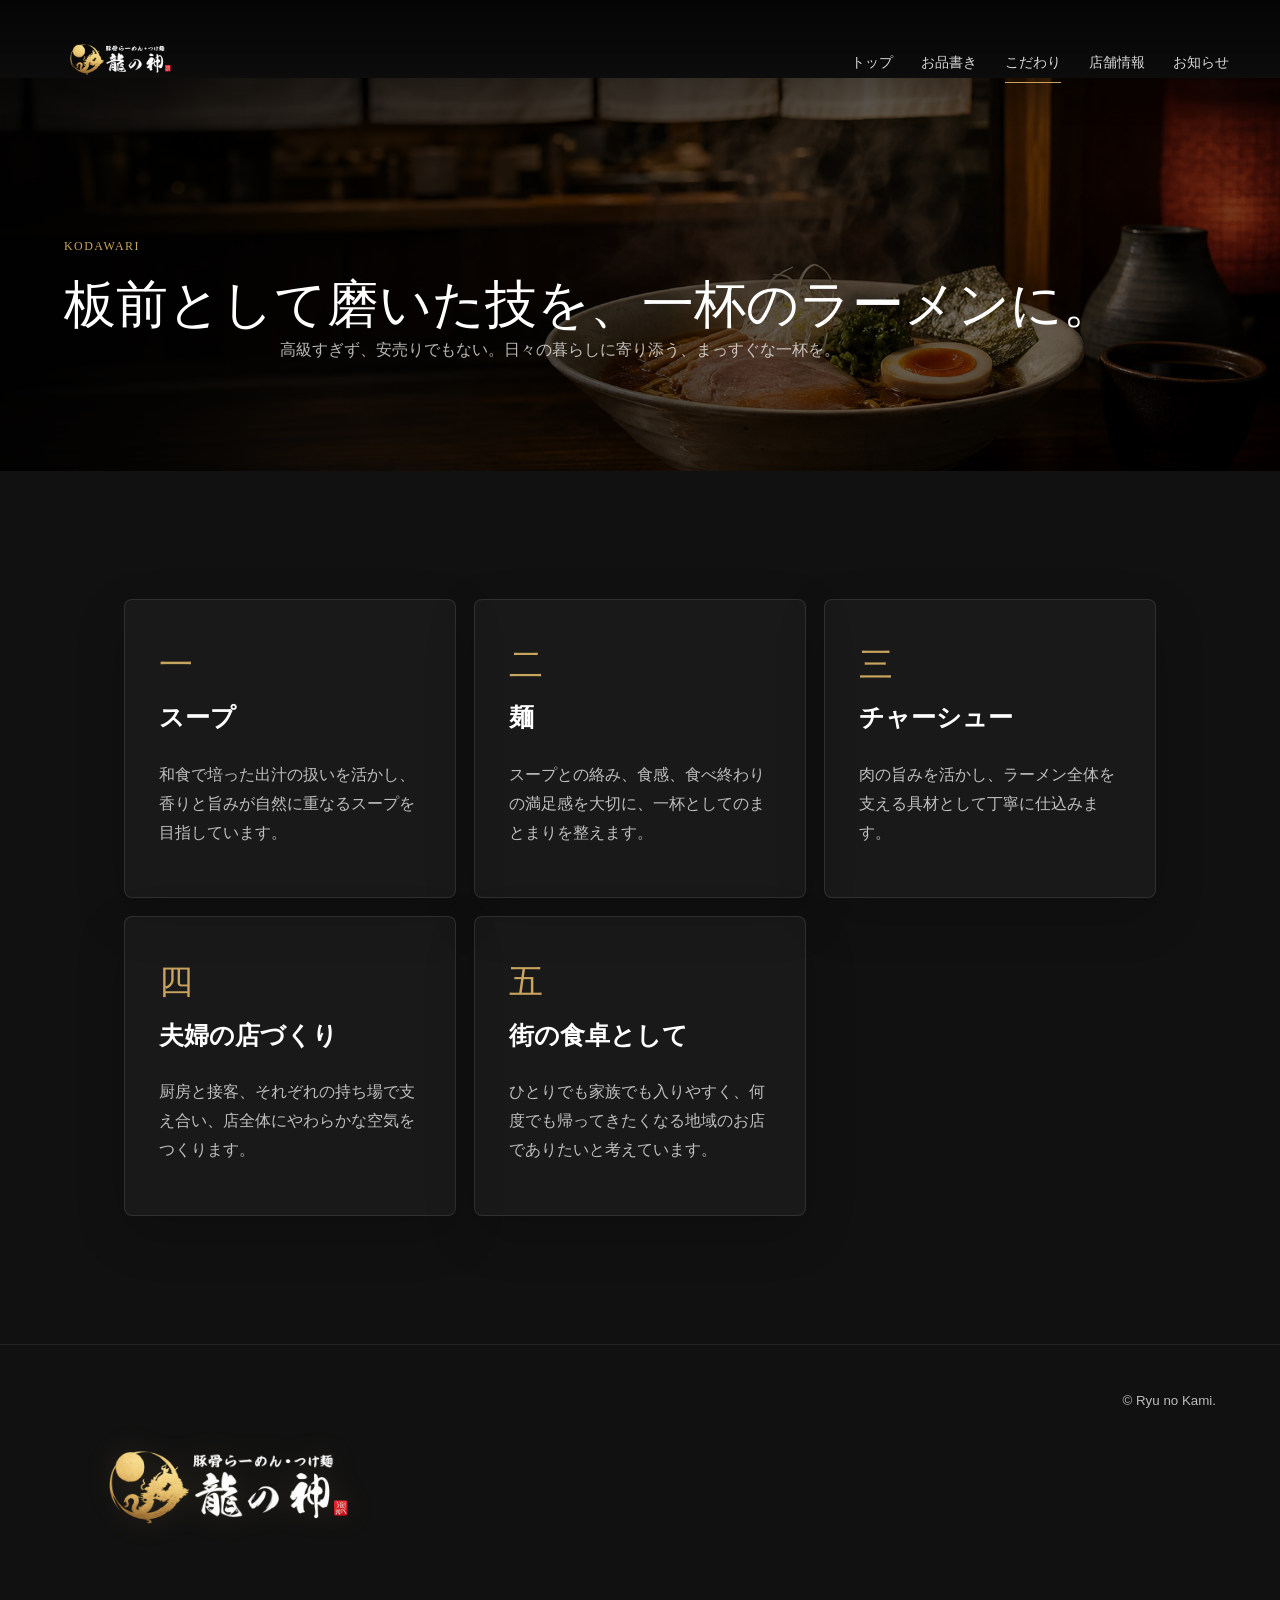
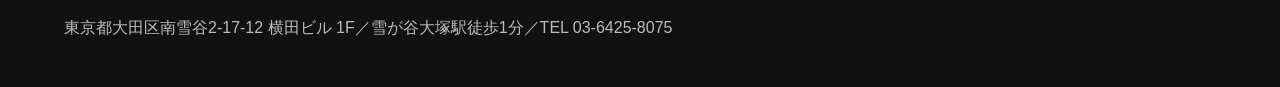
<file: kodawari.html>
﻿<!doctype html>
<html lang="ja">
  <head>
    <meta charset="utf-8">
    <meta name="viewport" content="width=device-width, initial-scale=1">
    <title>こだわり｜龍の神｜南雪谷・雪が谷大塚駅徒歩1分</title>
    <meta name="description" content="南雪谷・雪が谷大塚駅徒歩1分のラーメン店「龍の神」のこだわり。元板前の店主による丁寧な仕込み、夫婦で営む温かな店づくり、家族・子供連れでも利用しやすい地域のお店です。">
    <link rel="stylesheet" href="./style.css?v=20260627">
  </head>
  <body>
    <header class="site-header" data-header>
      <a class="brand" href="./index.html"><img class="brand__logo" src="./assets/logo-ryu-no-kami.png" alt="龍の神"><span class="brand__text"><strong>龍の神</strong><small>Ota Tokyo Ramen</small></span></a>
      <button class="nav-toggle" type="button" aria-label="メニューを開く" aria-expanded="false" data-nav-toggle><span></span><span></span></button>
      <nav class="site-nav" data-nav><a href="./index.html">トップ</a><a href="./menu.html">お品書き</a><a href="./kodawari.html" aria-current="page">こだわり</a><a href="./shop.html">店舗情報</a><a href="./news.html">お知らせ</a></nav>
    </header>
    <main class="subpage">
      <section class="page-hero page-hero--image">
        <p class="eyebrow reveal">Kodawari</p>
        <h1 class="reveal">板前として磨いた技を、一杯のラーメンに。</h1>
        <p class="reveal">高級すぎず、安売りでもない。日々の暮らしに寄り添う、まっすぐな一杯を。</p>
      </section>
      <section class="section story-grid">
        <article class="story reveal"><span>一</span><h2>スープ</h2><p>和食で培った出汁の扱いを活かし、香りと旨みが自然に重なるスープを目指しています。</p></article>
        <article class="story reveal"><span>二</span><h2>麺</h2><p>スープとの絡み、食感、食べ終わりの満足感を大切に、一杯としてのまとまりを整えます。</p></article>
        <article class="story reveal"><span>三</span><h2>チャーシュー</h2><p>肉の旨みを活かし、ラーメン全体を支える具材として丁寧に仕込みます。</p></article>
        <article class="story reveal"><span>四</span><h2>夫婦の店づくり</h2><p>厨房と接客、それぞれの持ち場で支え合い、店全体にやわらかな空気をつくります。</p></article>
        <article class="story reveal"><span>五</span><h2>街の食卓として</h2><p>ひとりでも家族でも入りやすく、何度でも帰ってきたくなる地域のお店でありたいと考えています。</p></article>
      </section>
    </main>
    <footer class="site-footer"><div><img class="footer-logo" src="./assets/logo-ryu-no-kami.png" alt="龍の神"><p>東京都大田区南雪谷2-17-12 横田ビル 1F／雪が谷大塚駅徒歩1分／TEL 03-6425-8075</p></div><small>&copy; Ryu no Kami.</small></footer>
    <script src="./script.js?v=20260627"></script>
  </body>
</html>
</file>
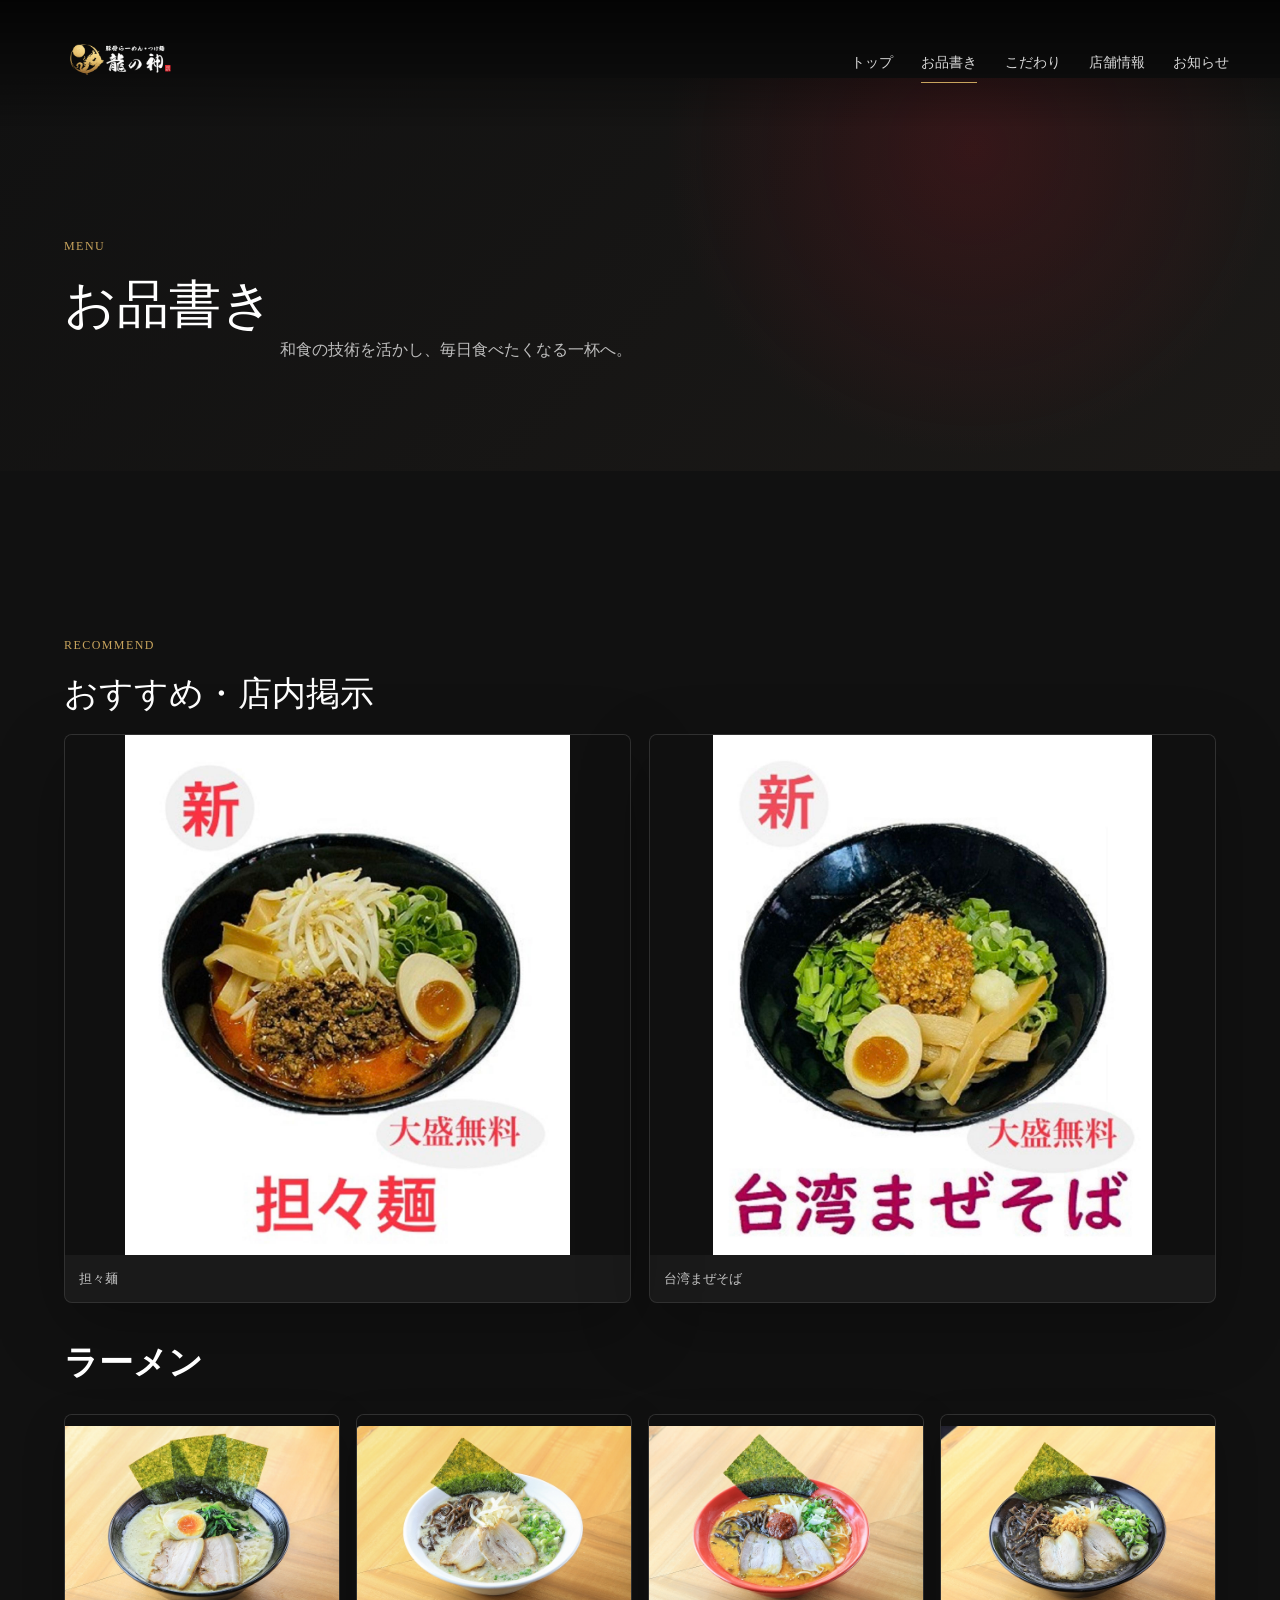
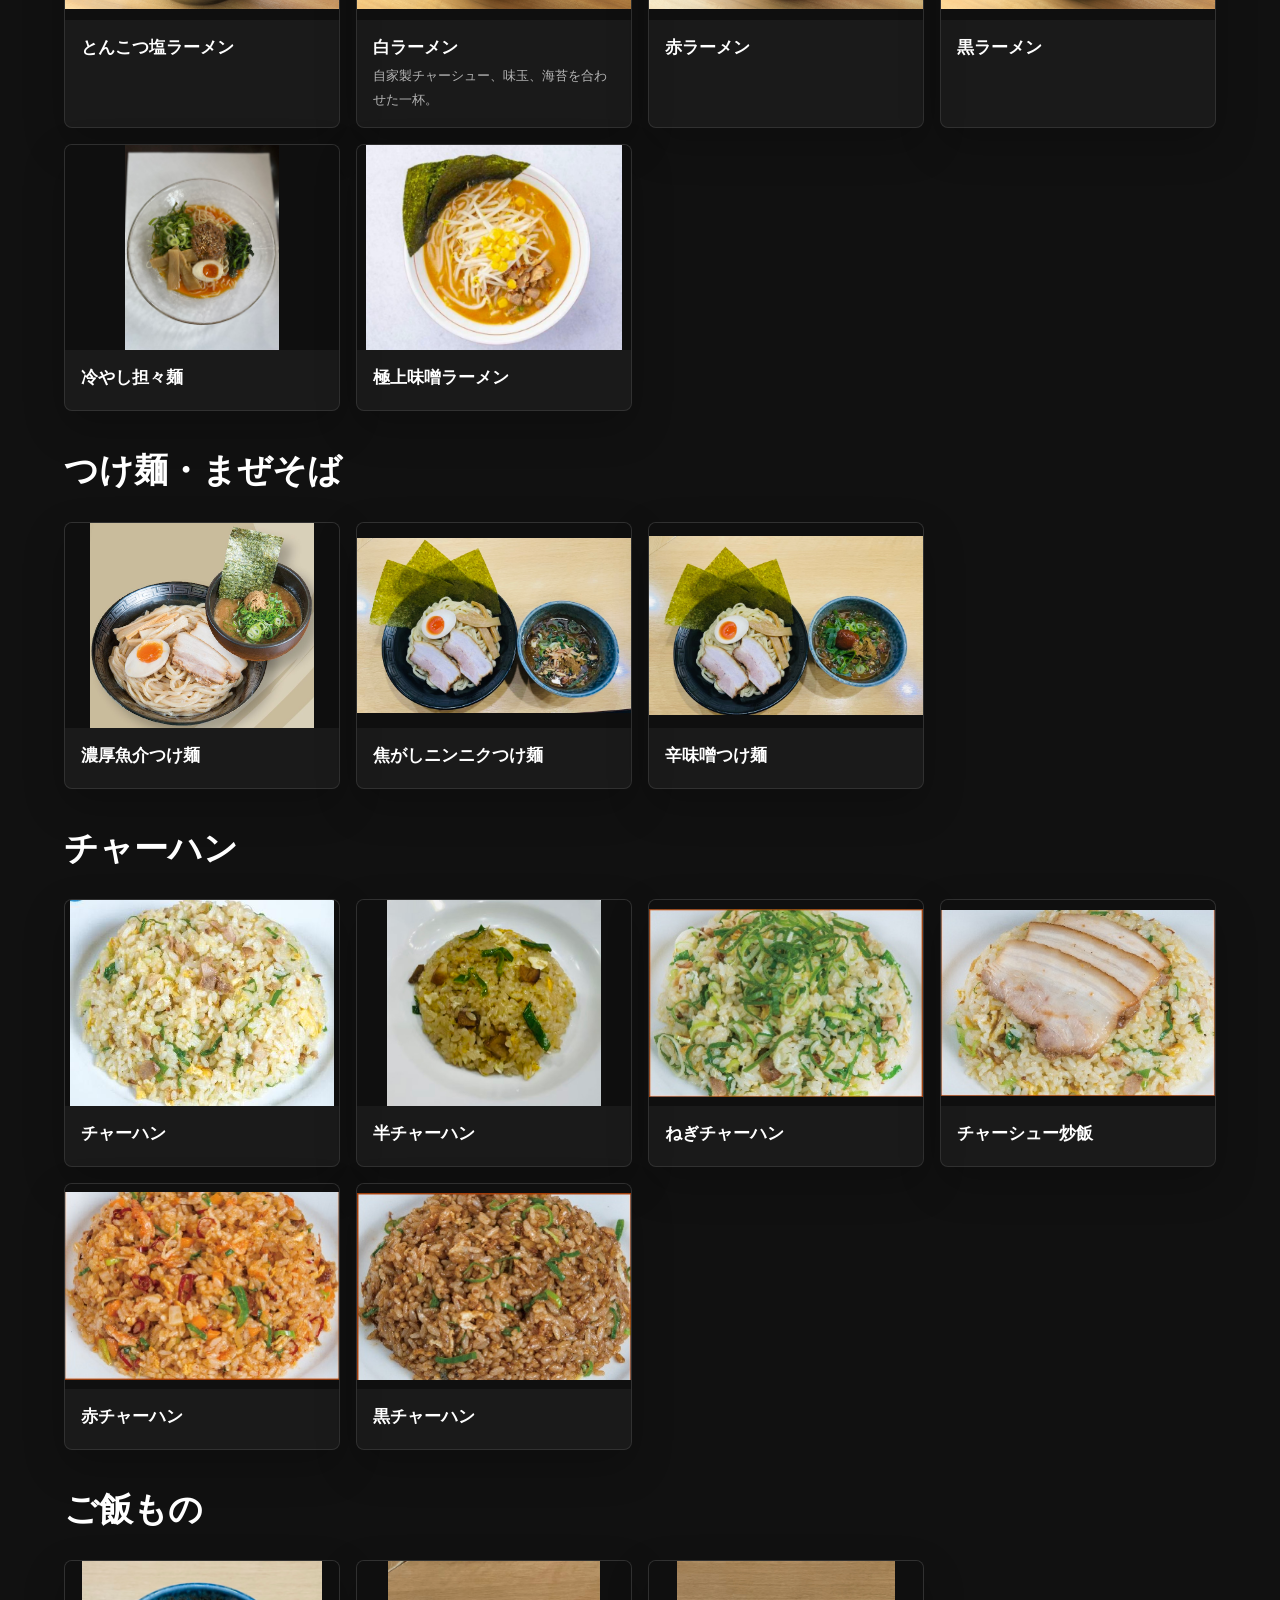
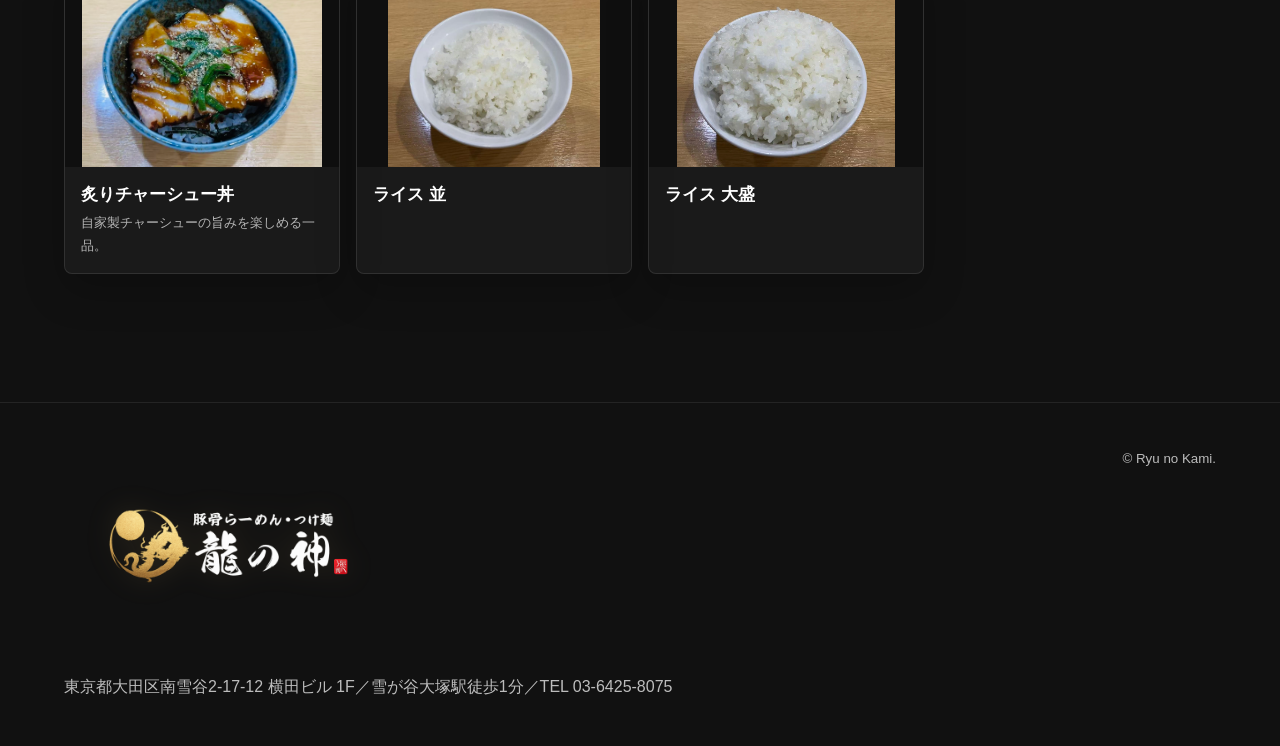
<file: menu.html>
﻿<!doctype html>
<html lang="ja">
  <head>
    <meta charset="utf-8">
    <meta name="viewport" content="width=device-width, initial-scale=1">
    <title>お品書き｜龍の神｜雪が谷大塚駅徒歩1分のラーメン店</title>
    <meta name="description" content="南雪谷・雪が谷大塚駅徒歩1分のラーメン店「龍の神」のお品書き。元板前の店主が丁寧に仕込むラーメン、チャーシュー麺、餃子、ご飯もの、セットメニューをご紹介します。">
    <link rel="stylesheet" href="./style.css?v=20260627">
  </head>
  <body>
    <header class="site-header" data-header>
      <a class="brand" href="./index.html"><img class="brand__logo" src="./assets/logo-ryu-no-kami.png" alt="龍の神"><span class="brand__text"><strong>龍の神</strong><small>Ota Tokyo Ramen</small></span></a>
      <button class="nav-toggle" type="button" aria-label="メニューを開く" aria-expanded="false" data-nav-toggle><span></span><span></span></button>
      <nav class="site-nav" data-nav><a href="./index.html">トップ</a><a href="./menu.html" aria-current="page">お品書き</a><a href="./kodawari.html">こだわり</a><a href="./shop.html">店舗情報</a><a href="./news.html">お知らせ</a></nav>
    </header>
    <main class="subpage">
      <section class="page-hero">
        <p class="eyebrow reveal">Menu</p>
        <h1 class="reveal">お品書き</h1>
        <p class="reveal">和食の技術を活かし、毎日食べたくなる一杯へ。</p>
      </section>
      <section class="section">
        <div class="poster-board reveal">
          <div class="section__head section__head--compact">
            <p class="eyebrow">Recommend</p>
            <h2>おすすめ・店内掲示</h2>
          </div>
          <div class="poster-grid">
            <figure><img src="./assets/menu/poster-tantan.jpg" alt="担々麺 店内掲示"><figcaption>担々麺</figcaption></figure>
            <figure><img src="./assets/menu/poster-taiwan-mazesoba.jpg" alt="台湾まぜそば 店内掲示"><figcaption>台湾まぜそば</figcaption></figure>
          </div>
        </div>

        <div class="menu-category reveal">
          <h2>ラーメン</h2>
          <div class="food-card-grid">
            <article class="food-card"><img src="./assets/menu/ramen-tonkotsu-shio.jpg" alt="とんこつ塩ラーメン"><div><h3>とんこつ塩ラーメン</h3></div></article>
            <article class="food-card"><img src="./assets/menu/top-shiro-ramen.jpg" alt="白ラーメン"><div><h3>白ラーメン</h3><p>自家製チャーシュー、味玉、海苔を合わせた一杯。</p></div></article>
            <article class="food-card"><img src="./assets/menu/top-aka-ramen.jpg" alt="赤ラーメン"><div><h3>赤ラーメン</h3></div></article>
            <article class="food-card"><img src="./assets/menu/top-kuro-ramen.jpg" alt="黒ラーメン"><div><h3>黒ラーメン</h3></div></article>
            <article class="food-card"><img src="./assets/menu/ramen-hiyashi-tantan.jpg" alt="冷やし担々麺"><div><h3>冷やし担々麺</h3></div></article>
            <article class="food-card"><img src="./assets/menu/ramen-miso.jpg" alt="極上味噌ラーメン"><div><h3>極上味噌ラーメン</h3></div></article>
          </div>
        </div>

        <div class="menu-category reveal">
          <h2>つけ麺・まぜそば</h2>
          <div class="food-card-grid">
            <article class="food-card"><img src="./assets/menu/tsukemen-gyokai.jpg" alt="濃厚魚介つけ麺"><div><h3>濃厚魚介つけ麺</h3></div></article>
            <article class="food-card"><img src="./assets/menu/tsukemen-kogashi-ninniku.jpg" alt="焦がしニンニクつけ麺"><div><h3>焦がしニンニクつけ麺</h3></div></article>
            <article class="food-card"><img src="./assets/menu/tsukemen-kara-miso.jpg" alt="辛味噌つけ麺"><div><h3>辛味噌つけ麺</h3></div></article>
          </div>
        </div>

        <div class="menu-category reveal">
          <h2>チャーハン</h2>
          <div class="food-card-grid">
            <article class="food-card"><img src="./assets/menu/chahan.jpg" alt="チャーハン"><div><h3>チャーハン</h3></div></article>
            <article class="food-card"><img src="./assets/menu/chahan-half.jpg" alt="半チャーハン"><div><h3>半チャーハン</h3></div></article>
            <article class="food-card"><img src="./assets/menu/chahan-negi.jpg" alt="ねぎチャーハン"><div><h3>ねぎチャーハン</h3></div></article>
            <article class="food-card"><img src="./assets/menu/chahan-chashu.jpg" alt="チャーシュー炒飯"><div><h3>チャーシュー炒飯</h3></div></article>
            <article class="food-card"><img src="./assets/menu/chahan-aka.jpg" alt="赤チャーハン"><div><h3>赤チャーハン</h3></div></article>
            <article class="food-card"><img src="./assets/menu/chahan-kuro.jpg" alt="黒チャーハン"><div><h3>黒チャーハン</h3></div></article>
          </div>
        </div>

        <div class="menu-category reveal">
          <h2>ご飯もの</h2>
          <div class="food-card-grid">
            <article class="food-card"><img src="./assets/menu/rice-chashu-don.jpg" alt="炙りチャーシュー丼"><div><h3>炙りチャーシュー丼</h3><p>自家製チャーシューの旨みを楽しめる一品。</p></div></article>
            <article class="food-card"><img src="./assets/menu/rice-regular.jpg" alt="ライス 並"><div><h3>ライス 並</h3></div></article>
            <article class="food-card"><img src="./assets/menu/rice-large.jpg" alt="ライス 大盛"><div><h3>ライス 大盛</h3></div></article>
          </div>
        </div>
      </section>
    </main>
    <footer class="site-footer"><div><img class="footer-logo" src="./assets/logo-ryu-no-kami.png" alt="龍の神"><p>東京都大田区南雪谷2-17-12 横田ビル 1F／雪が谷大塚駅徒歩1分／TEL 03-6425-8075</p></div><small>&copy; Ryu no Kami.</small></footer>
    <script src="./script.js?v=20260627"></script>
  </body>
</html>
</file>
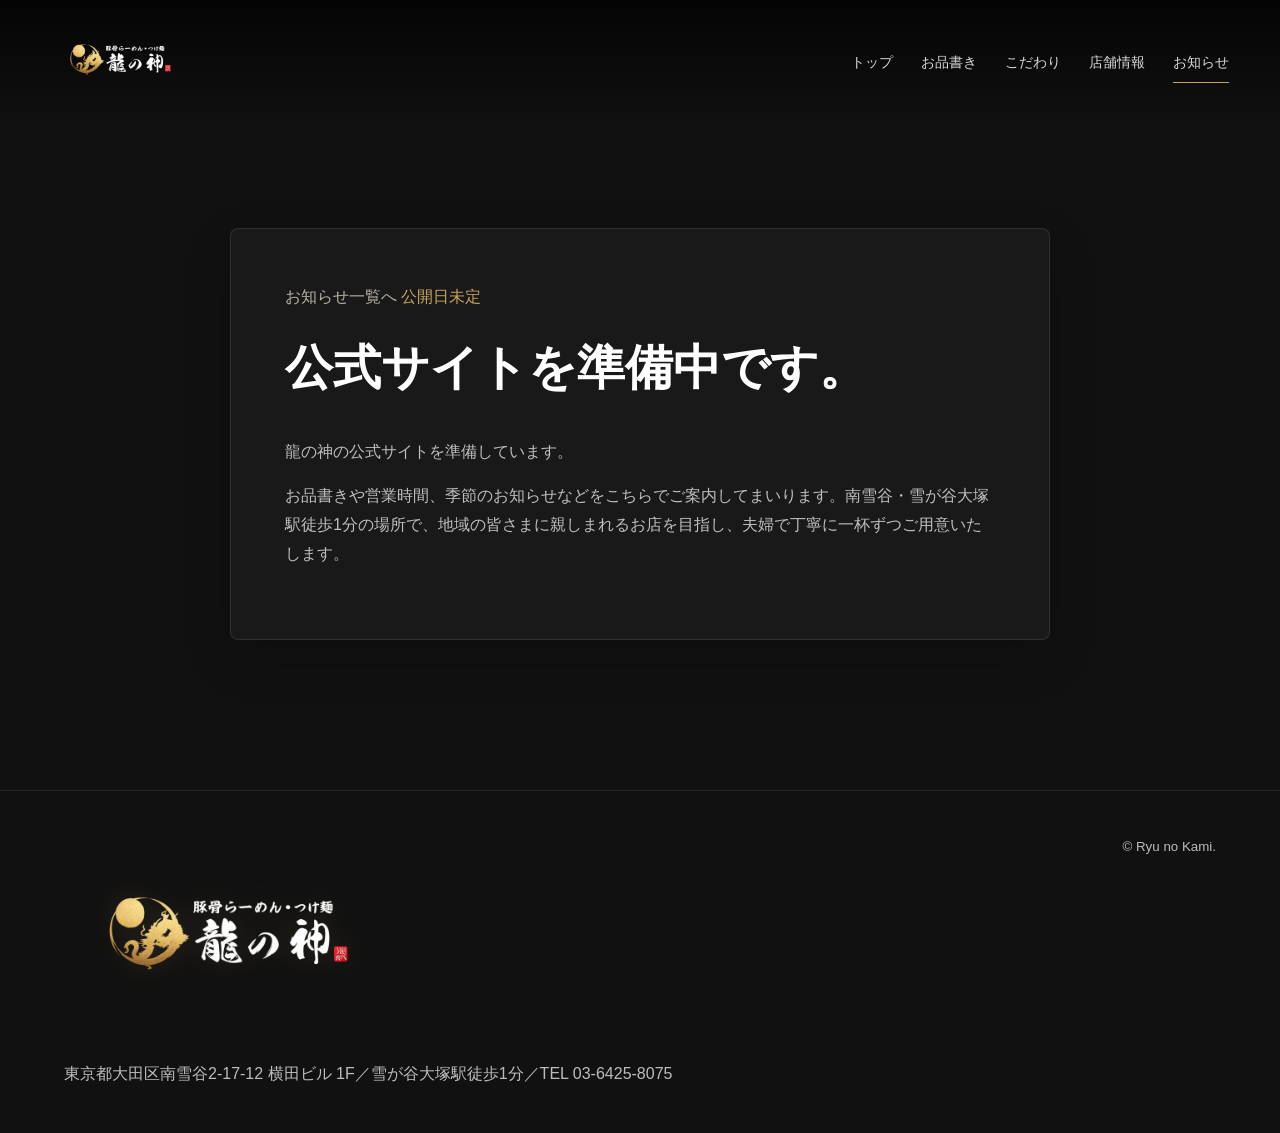
<file: news-detail.html>
﻿<!doctype html>
<html lang="ja">
  <head>
    <meta charset="utf-8">
    <meta name="viewport" content="width=device-width, initial-scale=1">
    <title>公式サイトを準備中です。｜龍の神｜南雪谷のラーメン店</title>
    <meta name="description" content="南雪谷・雪が谷大塚駅徒歩1分のラーメン店「龍の神」公式サイト準備中のお知らせです。">
    <link rel="stylesheet" href="./style.css?v=20260627">
  </head>
  <body>
    <header class="site-header" data-header>
      <a class="brand" href="./index.html"><img class="brand__logo" src="./assets/logo-ryu-no-kami.png" alt="龍の神"><span class="brand__text"><strong>龍の神</strong><small>Ota Tokyo Ramen</small></span></a>
      <button class="nav-toggle" type="button" aria-label="メニューを開く" aria-expanded="false" data-nav-toggle><span></span><span></span></button>
      <nav class="site-nav" data-nav><a href="./index.html">トップ</a><a href="./menu.html">お品書き</a><a href="./kodawari.html">こだわり</a><a href="./shop.html">店舗情報</a><a href="./news.html" aria-current="page">お知らせ</a></nav>
    </header>
    <main class="subpage">
      <article class="article reveal">
        <a class="back-link" href="./news.html">お知らせ一覧へ</a>
        <span class="news-date">公開日未定</span>
        <h1>公式サイトを準備中です。</h1>
        <p>龍の神の公式サイトを準備しています。</p>
        <p>お品書きや営業時間、季節のお知らせなどをこちらでご案内してまいります。南雪谷・雪が谷大塚駅徒歩1分の場所で、地域の皆さまに親しまれるお店を目指し、夫婦で丁寧に一杯ずつご用意いたします。</p>
      </article>
    </main>
    <footer class="site-footer"><div><img class="footer-logo" src="./assets/logo-ryu-no-kami.png" alt="龍の神"><p>東京都大田区南雪谷2-17-12 横田ビル 1F／雪が谷大塚駅徒歩1分／TEL 03-6425-8075</p></div><small>&copy; Ryu no Kami.</small></footer>
    <script src="./script.js?v=20260627"></script>
  </body>
</html>
</file>
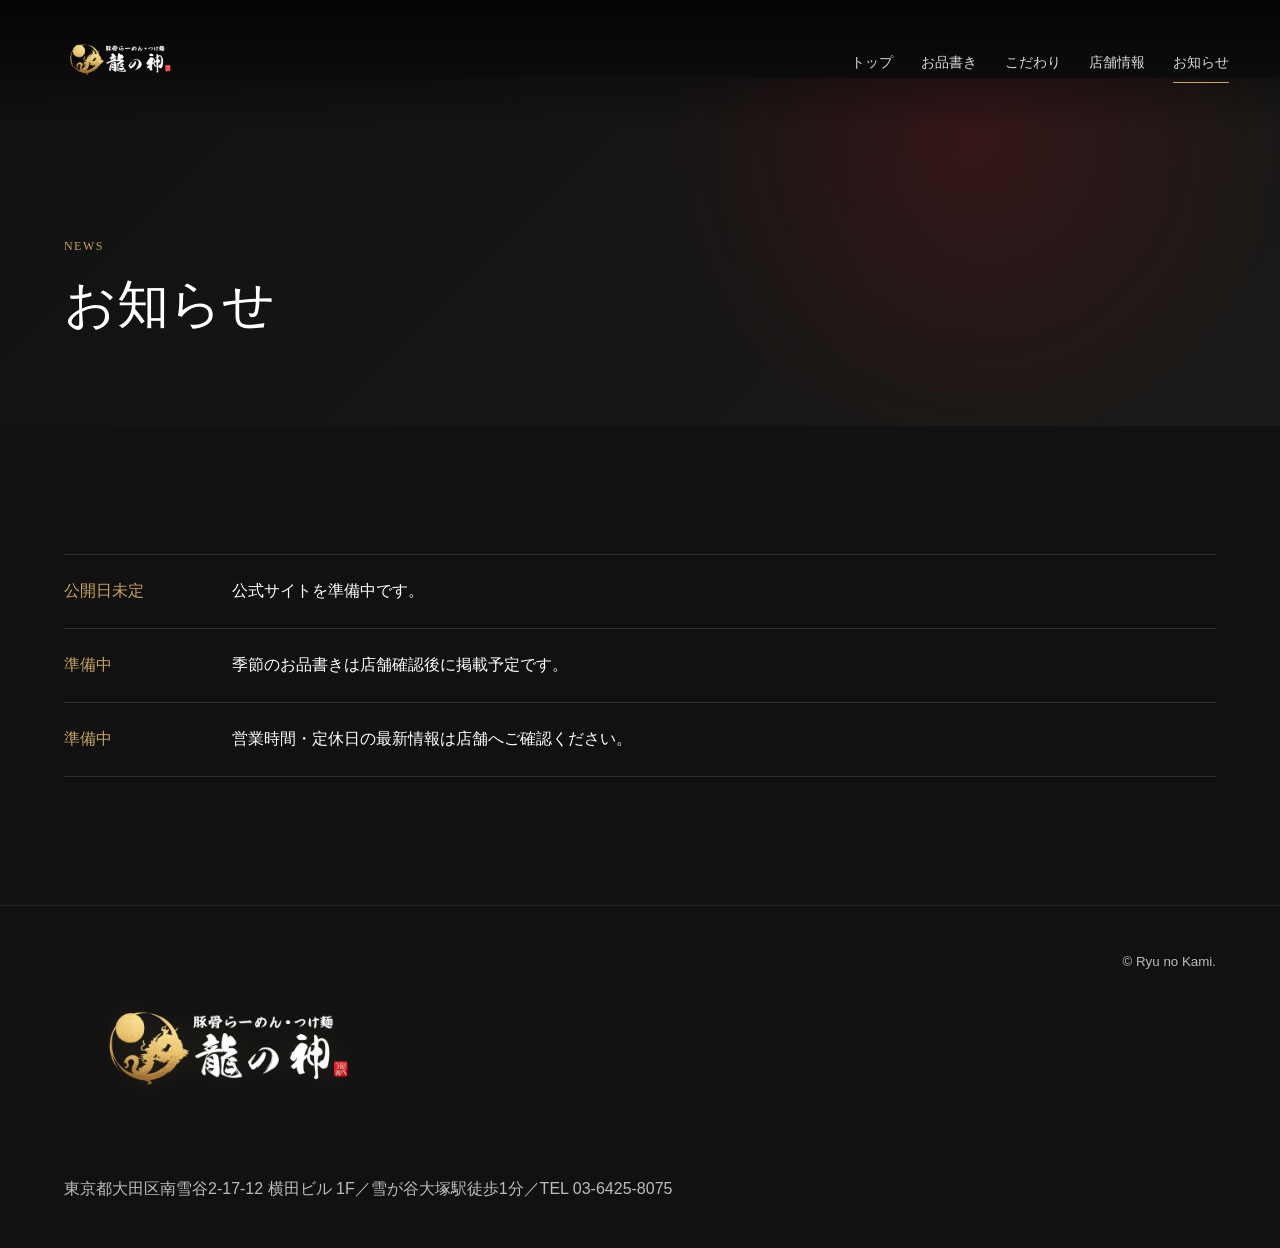
<file: news.html>
﻿<!doctype html>
<html lang="ja">
  <head>
    <meta charset="utf-8">
    <meta name="viewport" content="width=device-width, initial-scale=1">
    <title>お知らせ｜龍の神｜南雪谷のラーメン店</title>
    <meta name="description" content="南雪谷・雪が谷大塚駅徒歩1分のラーメン店「龍の神」からのお知らせ一覧です。営業時間や定休日などの最新情報は店舗へご確認ください。">
    <link rel="stylesheet" href="./style.css?v=20260627">
  </head>
  <body>
    <header class="site-header" data-header>
      <a class="brand" href="./index.html"><img class="brand__logo" src="./assets/logo-ryu-no-kami.png" alt="龍の神"><span class="brand__text"><strong>龍の神</strong><small>Ota Tokyo Ramen</small></span></a>
      <button class="nav-toggle" type="button" aria-label="メニューを開く" aria-expanded="false" data-nav-toggle><span></span><span></span></button>
      <nav class="site-nav" data-nav><a href="./index.html">トップ</a><a href="./menu.html">お品書き</a><a href="./kodawari.html">こだわり</a><a href="./shop.html">店舗情報</a><a href="./news.html" aria-current="page">お知らせ</a></nav>
    </header>
    <main class="subpage">
      <section class="page-hero">
        <p class="eyebrow reveal">News</p>
        <h1 class="reveal">お知らせ</h1>
      </section>
      <section class="section">
        <div class="news-list news-list--page reveal">
          <a href="./news-detail.html"><span class="news-date">公開日未定</span><span>公式サイトを準備中です。</span></a>
          <a href="./news-detail.html"><span class="news-date">準備中</span><span>季節のお品書きは店舗確認後に掲載予定です。</span></a>
          <a href="./news-detail.html"><span class="news-date">準備中</span><span>営業時間・定休日の最新情報は店舗へご確認ください。</span></a>
        </div>
      </section>
    </main>
    <footer class="site-footer"><div><img class="footer-logo" src="./assets/logo-ryu-no-kami.png" alt="龍の神"><p>東京都大田区南雪谷2-17-12 横田ビル 1F／雪が谷大塚駅徒歩1分／TEL 03-6425-8075</p></div><small>&copy; Ryu no Kami.</small></footer>
    <script src="./script.js?v=20260627"></script>
  </body>
</html>
</file>
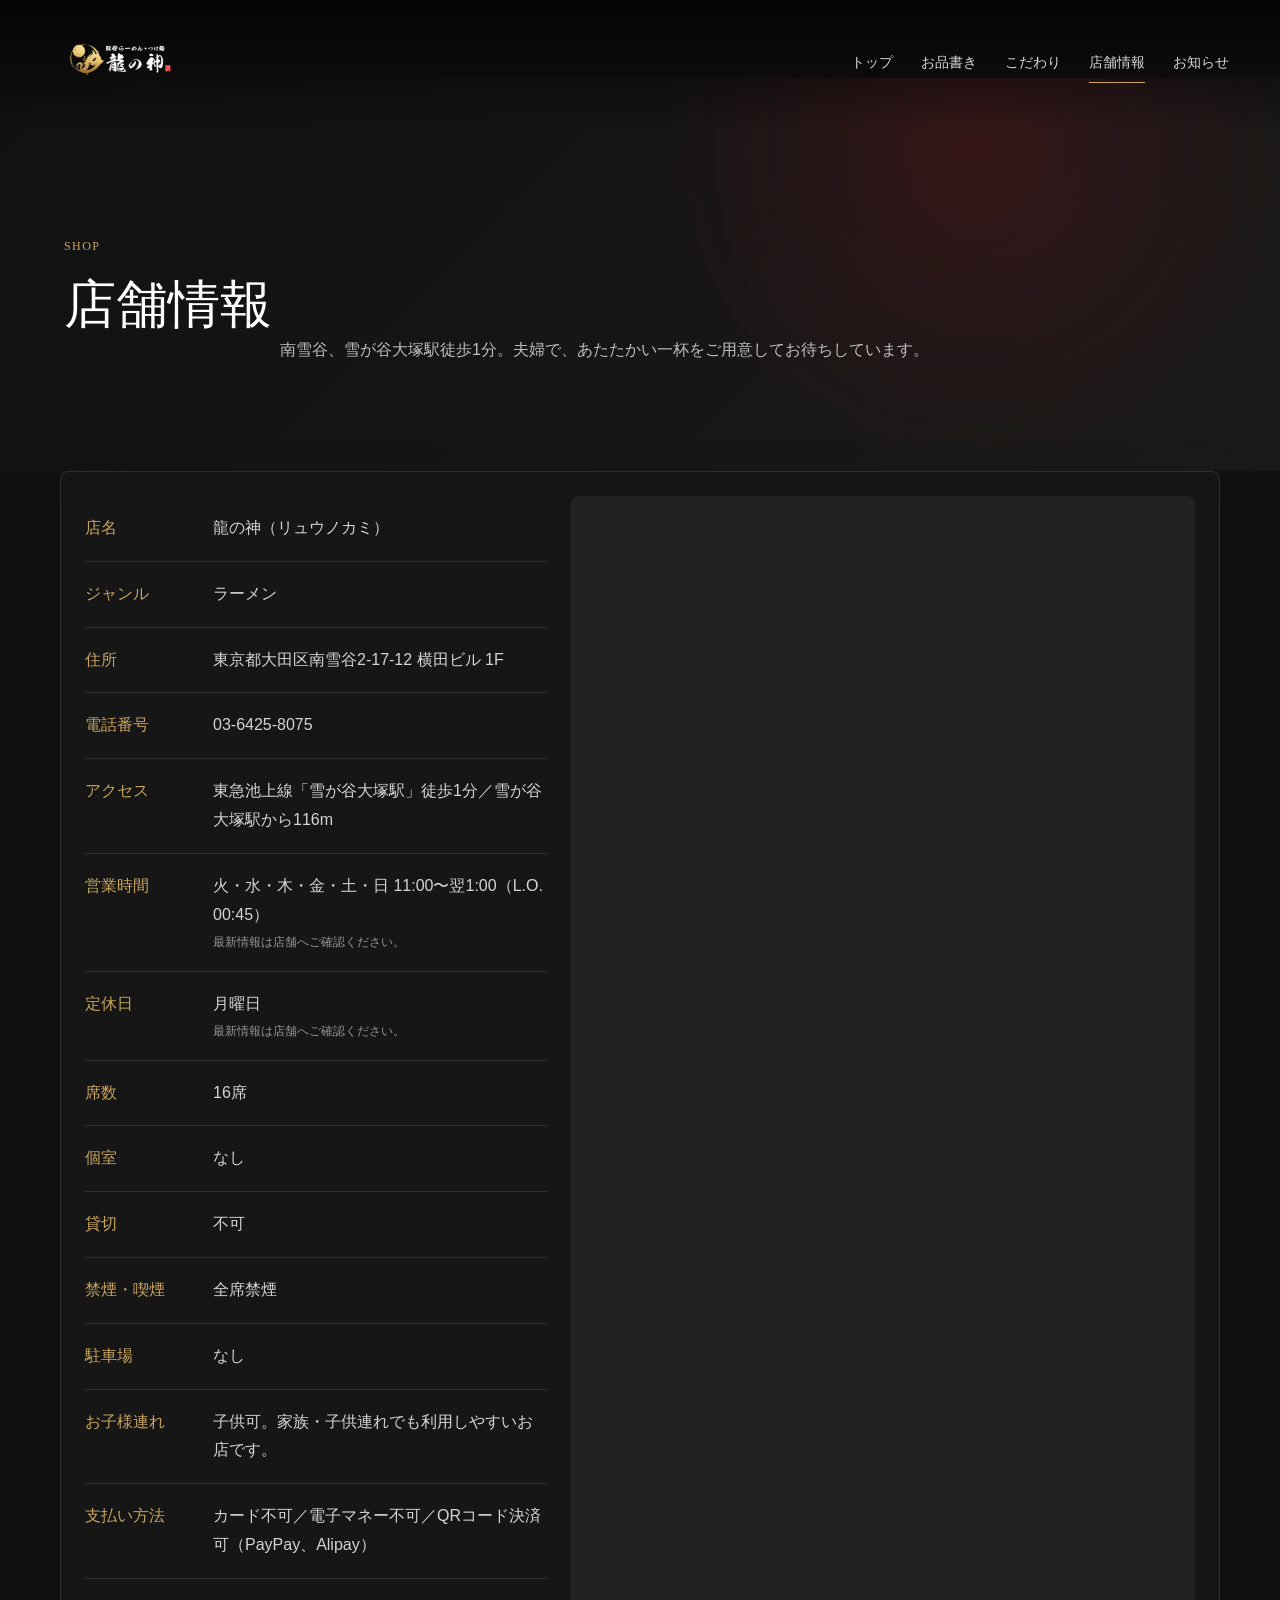
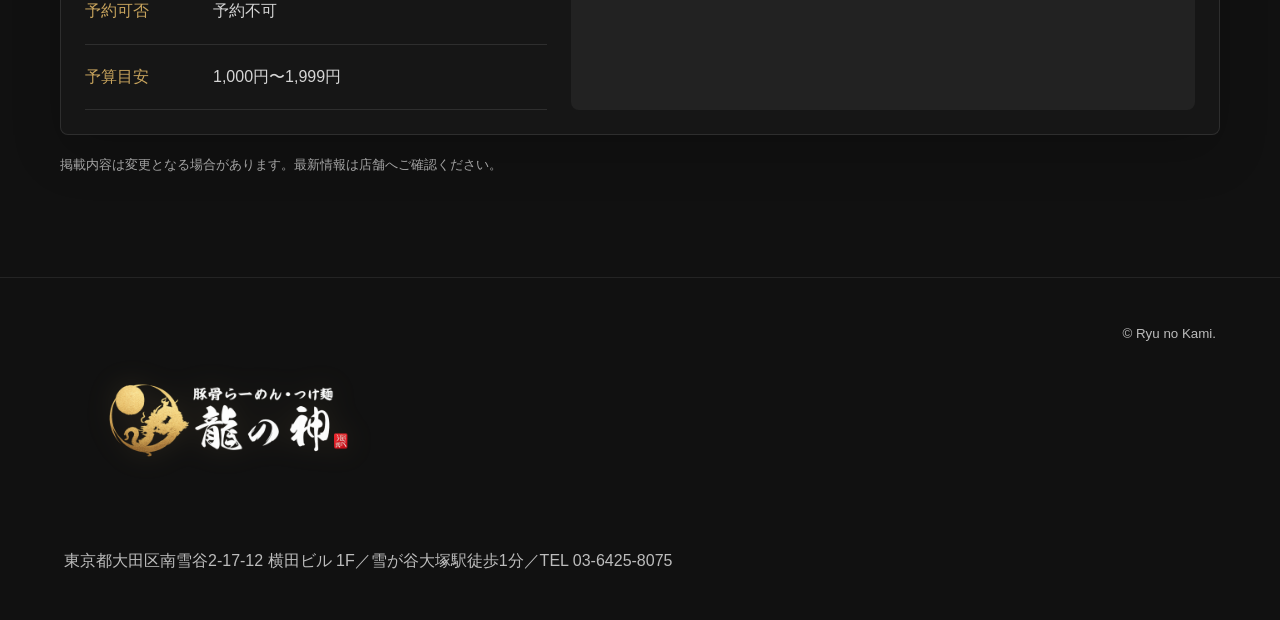
<file: shop.html>
﻿<!doctype html>
<html lang="ja">
  <head>
    <meta charset="utf-8">
    <meta name="viewport" content="width=device-width, initial-scale=1">
    <title>店舗情報｜龍の神｜雪が谷大塚駅徒歩1分・南雪谷のラーメン店</title>
    <meta name="description" content="龍の神（リュウノカミ）の店舗情報。東京都大田区南雪谷2-17-12 横田ビル1F、雪が谷大塚駅徒歩1分。夫婦で営む、家族・子供連れでも利用しやすいラーメン店です。">
    <link rel="stylesheet" href="./style.css?v=20260627">
    <script type="application/ld+json">
      {
        "@context": "https://schema.org",
        "@type": "Restaurant",
        "name": "龍の神",
        "alternateName": "リュウノカミ",
        "servesCuisine": "ラーメン",
        "telephone": "+81-3-6425-8075",
        "priceRange": "¥1,000〜¥1,999",
        "address": {
          "@type": "PostalAddress",
          "streetAddress": "南雪谷2-17-12 横田ビル 1F",
          "addressLocality": "大田区",
          "addressRegion": "東京都",
          "addressCountry": "JP"
        },
        "hasMap": "https://www.google.com/maps?q=%E6%9D%B1%E4%BA%AC%E9%83%BD%E5%A4%A7%E7%94%B0%E5%8C%BA%E5%8D%97%E9%9B%AA%E8%B0%B72-17-12%20%E6%A8%AA%E7%94%B0%E3%83%93%E3%83%AB%201F",
        "smokingAllowed": false,
        "acceptsReservations": false,
        "openingHoursSpecification": [
          {
            "@type": "OpeningHoursSpecification",
            "dayOfWeek": ["Tuesday", "Wednesday", "Thursday", "Friday", "Saturday", "Sunday"],
            "opens": "11:00",
            "closes": "01:00"
          }
        ]
      }
    </script>
  </head>
  <body>
    <header class="site-header" data-header>
      <a class="brand" href="./index.html"><img class="brand__logo" src="./assets/logo-ryu-no-kami.png" alt="龍の神"><span class="brand__text"><strong>龍の神</strong><small>Ota Tokyo Ramen</small></span></a>
      <button class="nav-toggle" type="button" aria-label="メニューを開く" aria-expanded="false" data-nav-toggle><span></span><span></span></button>
      <nav class="site-nav" data-nav><a href="./index.html">トップ</a><a href="./menu.html">お品書き</a><a href="./kodawari.html">こだわり</a><a href="./shop.html" aria-current="page">店舗情報</a><a href="./news.html">お知らせ</a></nav>
    </header>
    <main class="subpage">
      <section class="page-hero">
        <p class="eyebrow reveal">Shop</p>
        <h1 class="reveal">店舗情報</h1>
        <p class="reveal">南雪谷、雪が谷大塚駅徒歩1分。夫婦で、あたたかい一杯をご用意してお待ちしています。</p>
      </section>
      <section class="section shop-card reveal">
        <dl>
          <div><dt>店名</dt><dd>龍の神（リュウノカミ）</dd></div>
          <div><dt>ジャンル</dt><dd>ラーメン</dd></div>
          <div><dt>住所</dt><dd>東京都大田区南雪谷2-17-12 横田ビル 1F</dd></div>
          <div><dt>電話番号</dt><dd>03-6425-8075</dd></div>
          <div><dt>アクセス</dt><dd>東急池上線「雪が谷大塚駅」徒歩1分／雪が谷大塚駅から116m</dd></div>
          <div><dt>営業時間</dt><dd>火・水・木・金・土・日 11:00〜翌1:00（L.O. 00:45）<small class="shop-note">最新情報は店舗へご確認ください。</small></dd></div>
          <div><dt>定休日</dt><dd>月曜日<small class="shop-note">最新情報は店舗へご確認ください。</small></dd></div>
          <div><dt>席数</dt><dd>16席</dd></div>
          <div><dt>個室</dt><dd>なし</dd></div>
          <div><dt>貸切</dt><dd>不可</dd></div>
          <div><dt>禁煙・喫煙</dt><dd>全席禁煙</dd></div>
          <div><dt>駐車場</dt><dd>なし</dd></div>
          <div><dt>お子様連れ</dt><dd>子供可。家族・子供連れでも利用しやすいお店です。</dd></div>
          <div><dt>支払い方法</dt><dd>カード不可／電子マネー不可／QRコード決済可（PayPay、Alipay）</dd></div>
          <div><dt>予約可否</dt><dd>予約不可</dd></div>
          <div><dt>予算目安</dt><dd>1,000円〜1,999円</dd></div>
        </dl>
        <div class="map-embed"><iframe title="龍の神 GoogleMap" src="https://www.google.com/maps?q=%E6%9D%B1%E4%BA%AC%E9%83%BD%E5%A4%A7%E7%94%B0%E5%8C%BA%E5%8D%97%E9%9B%AA%E8%B0%B72-17-12%20%E6%A8%AA%E7%94%B0%E3%83%93%E3%83%AB%201F&output=embed" loading="lazy"></iframe></div>
      </section>
      <p class="shop-disclaimer reveal">掲載内容は変更となる場合があります。最新情報は店舗へご確認ください。</p>
    </main>
    <footer class="site-footer"><div><img class="footer-logo" src="./assets/logo-ryu-no-kami.png" alt="龍の神"><p>東京都大田区南雪谷2-17-12 横田ビル 1F／雪が谷大塚駅徒歩1分／TEL 03-6425-8075</p></div><small>&copy; Ryu no Kami.</small></footer>
    <script src="./script.js?v=20260627"></script>
  </body>
</html>
</file>
<file: style.css>
﻿:root {
  --ink: #111111;
  --paper: #ffffff;
  --soft: #f6f1e9;
  --muted: #b9b0a3;
  --line: rgba(255, 255, 255, .14);
  --crimson: #9d1624;
  --gold: #c8a45d;
  --shadow: 0 24px 70px rgba(0, 0, 0, .28);
  --radius: 8px;
  --max: 1160px;
}

* { box-sizing: border-box; }
html { scroll-behavior: smooth; }
body {
  margin: 0;
  color: var(--paper);
  background: var(--ink);
  font-family: "Noto Sans JP", "Hiragino Kaku Gothic ProN", "Yu Gothic", "YuGothic", Meiryo, sans-serif;
  line-height: 1.8;
  letter-spacing: 0;
}
img { display: block; max-width: 100%; }
a { color: inherit; text-decoration: none; }

.loader {
  position: fixed;
  inset: 0;
  z-index: 1000;
  display: grid;
  place-items: center;
  gap: 18px;
  background: #080808;
  transition: opacity .7s ease, visibility .7s ease;
}
.loader.is-hidden { opacity: 0; visibility: hidden; }
.loader__logo {
  width: min(520px, 82vw);
  height: auto;
  filter: drop-shadow(0 0 22px rgba(200,164,93,.22));
}
.loader__line {
  width: 140px;
  height: 1px;
  overflow: hidden;
  background: rgba(255, 255, 255, .16);
}
.loader__line::before {
  content: "";
  display: block;
  width: 45%;
  height: 100%;
  background: var(--crimson);
  animation: loadline 1.1s ease-in-out infinite;
}

.site-header {
  position: fixed;
  inset: 0 0 auto;
  z-index: 50;
  display: flex;
  align-items: center;
  justify-content: space-between;
  padding: 18px clamp(18px, 4vw, 56px);
  background: linear-gradient(to bottom, rgba(0,0,0,.72), rgba(0,0,0,0));
  transition: background .3s ease, padding .3s ease;
}
.site-header.is-scrolled {
  padding-block: 10px;
  background: rgba(8, 8, 8, .88);
  backdrop-filter: blur(16px);
  border-bottom: 1px solid rgba(255, 255, 255, .08);
}
.brand { display: inline-flex; align-items: center; gap: 12px; min-width: 0; }
.brand__logo {
  display: block;
  width: clamp(230px, 24vw, 340px);
  height: clamp(74px, 7vw, 96px);
  object-fit: contain;
  object-position: left center;
}
.brand__text {
  position: absolute;
  width: 1px;
  height: 1px;
  overflow: hidden;
  clip: rect(0 0 0 0);
  white-space: nowrap;
}
.brand__seal {
  display: grid;
  place-items: center;
  width: 42px;
  aspect-ratio: 1;
  border: 1px solid var(--gold);
  color: var(--gold);
  font-size: 20px;
}
.brand strong {
  display: block;
  font-family: "Hiragino Mincho ProN", "Yu Mincho", "YuMincho", "Noto Serif JP", serif;
  font-size: 18px;
  line-height: 1.2;
}
.brand small { display: block; color: var(--muted); font: 11px/1.2 Georgia, serif; letter-spacing: .08em; }
.site-nav { display: flex; align-items: center; gap: 28px; font-size: 14px; }
.site-nav a { position: relative; color: rgba(255,255,255,.84); }
.site-nav a::after {
  content: "";
  position: absolute;
  left: 0;
  right: 0;
  bottom: -8px;
  height: 1px;
  transform: scaleX(0);
  transform-origin: right;
  background: var(--gold);
  transition: transform .28s ease;
}
.site-nav a:hover::after,
.site-nav a[aria-current="page"]::after { transform: scaleX(1); transform-origin: left; }
.nav-toggle { display: none; }

.hero {
  position: relative;
  min-height: 100svh;
  display: grid;
  align-items: center;
  overflow: hidden;
  padding: 130px clamp(20px, 6vw, 84px) 88px;
}
.hero::before,
.hero::after {
  content: "";
  position: absolute;
  z-index: 3;
  bottom: 8%;
  width: 220px;
  height: 420px;
  border-radius: 999px;
  background: linear-gradient(to top, rgba(255,255,255,0), rgba(255,255,255,.13), rgba(255,255,255,0));
  filter: blur(18px);
  opacity: .55;
  transform: rotate(9deg);
  animation: steamRise 9s ease-in-out infinite;
  pointer-events: none;
}
.hero::before { right: 20%; }
.hero::after {
  right: 8%;
  animation-delay: -3.5s;
  opacity: .35;
  transform: rotate(-7deg);
}
.hero__video,
.hero__fallback,
.hero__shade {
  position: absolute;
  inset: 0;
  width: 100%;
  height: 100%;
}
.hero__video { object-fit: cover; z-index: 1; }
.hero__video[hidden] { display: none; }
.hero__fallback {
  z-index: 0;
  background: url("./assets/placeholder-main-visual.png") center / cover no-repeat;
  animation: heroZoom 16s ease-in-out infinite alternate;
}
.hero__shade {
  z-index: 2;
  background:
    radial-gradient(circle at 72% 55%, rgba(157,22,36,.22), transparent 32%),
    linear-gradient(90deg, rgba(0,0,0,.86), rgba(0,0,0,.52) 43%, rgba(0,0,0,.2)),
    linear-gradient(0deg, var(--ink), rgba(17,17,17,0) 38%);
}
.hero__content {
  position: relative;
  z-index: 4;
  width: min(760px, 100%);
}
.eyebrow {
  margin: 0 0 18px;
  color: var(--gold);
  font: 12px/1.4 Georgia, serif;
  letter-spacing: .12em;
  text-transform: uppercase;
}
h1, h2, h3, p { margin-top: 0; }
.hero h1,
.section__head h2,
.page-hero h1,
.owner h2,
.owner-story h2,
.roots h2,
.menu-card h2,
.menu-card h3,
.feature-card h3,
.story h2,
.article h1 {
  font-family: "Hiragino Mincho ProN", "Yu Mincho", "YuMincho", "Noto Serif JP", serif;
}
.hero h1 {
  margin-bottom: 22px;
  font-size: 72px;
  line-height: 1.12;
  font-weight: 500;
}
.hero__lead { margin-bottom: 32px; color: rgba(255,255,255,.84); font-size: 22px; }
.hero__actions, .section__actions { display: flex; flex-wrap: wrap; gap: 14px; }
.button {
  display: inline-flex;
  align-items: center;
  justify-content: center;
  min-height: 48px;
  padding: 12px 24px;
  border: 1px solid rgba(255,255,255,.18);
  border-radius: var(--radius);
  font-size: 14px;
  transition: transform .25s ease, background .25s ease, color .25s ease, border-color .25s ease;
}
.button:hover { transform: translateY(-2px); border-color: var(--gold); }
.button--primary { background: var(--paper); color: var(--ink); border-color: var(--paper); }
.button--primary:hover { background: var(--gold); color: var(--ink); }
.button--ghost { background: rgba(255,255,255,.04); color: var(--paper); backdrop-filter: blur(10px); }
.hero__scroll {
  position: absolute;
  z-index: 4;
  right: 36px;
  bottom: 38px;
  color: rgba(255,255,255,.54);
  font: 11px/1 Georgia, serif;
  writing-mode: vertical-rl;
}

.section {
  padding: clamp(76px, 10vw, 136px) clamp(20px, 5vw, 64px);
}
.section__head {
  width: min(var(--max), 100%);
  margin: 0 auto 36px;
}
.section__head h2,
.page-hero h1,
.owner h2,
.owner-story h2,
.roots h2 {
  margin-bottom: 0;
  font-size: 52px;
  line-height: 1.22;
  font-weight: 500;
}
.intro {
  background: var(--soft);
  color: var(--ink);
}
.intro .eyebrow { color: var(--crimson); }
.intro .section__head h2 { color: var(--ink); }
.intro__grid,
.shop-card,
.story-grid,
.stats {
  width: min(var(--max), 100%);
  margin: 0 auto;
}
.intro__grid {
  display: grid;
  grid-template-columns: .9fr 1.1fr;
  gap: clamp(28px, 6vw, 70px);
  align-items: center;
}
.intro__copy {
  color: rgba(17,17,17,.78);
  font-size: 18px;
}
.intro__photo {
  border-radius: var(--radius);
  overflow: hidden;
  box-shadow: var(--shadow);
}
.intro__photo--logo {
  background:
    radial-gradient(circle at 28% 42%, rgba(200,164,93,.24), transparent 34%),
    linear-gradient(135deg, #050505, #151515 58%, #080808);
  padding: clamp(22px, 4vw, 44px);
}
.intro__photo--logo img {
  width: 100%;
  aspect-ratio: 16 / 9;
  object-fit: contain;
}
.shiro-ramen {
  background:
    linear-gradient(180deg, #f6f1e9 0%, #ffffff 52%, #f6f1e9 100%);
  color: var(--ink);
}
.shiro-ramen__inner {
  width: min(var(--max), 100%);
  margin: 0 auto;
  display: grid;
  grid-template-columns: .82fr 1.18fr;
  gap: clamp(28px, 5vw, 64px);
  align-items: center;
}
.shiro-ramen__copy .eyebrow { color: var(--crimson); }
.shiro-ramen__copy h2,
.menu-feature__copy h2 {
  font-family: "Hiragino Mincho ProN", "Yu Mincho", "YuMincho", "Noto Serif JP", serif;
  font-size: 48px;
  line-height: 1.22;
}
.shiro-ramen__copy p {
  color: rgba(17,17,17,.74);
  font-size: 17px;
}
.ramen-lineup {
  display: flex;
  flex-wrap: wrap;
  gap: 10px;
  margin-top: 26px;
}
.ramen-lineup span {
  padding: 8px 13px;
  border: 1px solid rgba(17,17,17,.14);
  border-radius: 999px;
  color: rgba(17,17,17,.58);
  background: rgba(255,255,255,.58);
  font-size: 13px;
}
.ramen-lineup .is-active {
  border-color: rgba(157,22,36,.36);
  color: var(--crimson);
  background: rgba(157,22,36,.08);
}
.ramen-lineup .is-update {
  border-color: rgba(200,164,93,.5);
  color: #7a5a16;
  background: rgba(200,164,93,.14);
}
.shiro-ramen__photos {
  display: grid;
  grid-template-columns: 1fr .72fr;
  gap: 16px;
  align-items: end;
}
.shiro-ramen__photos--single {
  grid-template-columns: minmax(0, .86fr);
  justify-content: center;
}
.shiro-photo {
  position: relative;
  margin: 0;
  overflow: hidden;
  border-radius: var(--radius);
  box-shadow: var(--shadow);
  background: #111;
}
.shiro-photo::after {
  content: "";
  position: absolute;
  inset: 0;
  background: linear-gradient(180deg, rgba(0,0,0,0) 58%, rgba(0,0,0,.48));
  pointer-events: none;
}
.shiro-photo img {
  width: 100%;
  height: 100%;
  object-fit: contain;
  background: #0f0f0f;
  filter: brightness(.96) saturate(.98);
}
.shiro-photo--front img {
  aspect-ratio: 4 / 5;
  object-position: 50% 46%;
}
.shiro-ramen__photos--single .shiro-photo--front img {
  aspect-ratio: 4 / 5;
}
.shiro-photo--overhead {
  margin-bottom: 26px;
}
.shiro-photo--overhead img {
  aspect-ratio: 4 / 5;
  object-position: 50% 44%;
}
.shiro-photo figcaption {
  position: absolute;
  left: 14px;
  bottom: 14px;
  z-index: 1;
  color: rgba(255,255,255,.82);
  font-size: 12px;
}
.image-zoom img,
.menu-card img { transition: transform .8s ease; }
.image-zoom:hover img,
.menu-card:hover img { transform: scale(1.055); }

.commitment { background: #151515; }
.feature-grid,
.menu-grid {
  width: min(var(--max), 100%);
  margin: 0 auto;
  display: grid;
  grid-template-columns: repeat(3, 1fr);
  gap: 18px;
}
.ramen-detail {
  background: #0f0f0f;
}
.kitchen-grid {
  width: min(var(--max), 100%);
  margin: 0 auto;
  display: grid;
  grid-template-columns: 1.2fr .8fr;
  gap: 18px;
}
.kitchen-photo {
  position: relative;
  margin: 0;
  overflow: hidden;
  border-radius: var(--radius);
  background: #1a1a1a;
  border: 1px solid rgba(255,255,255,.1);
}
.kitchen-photo--large { grid-row: span 2; }
.kitchen-photo img {
  width: 100%;
  height: 100%;
  min-height: 260px;
  object-fit: cover;
}
.kitchen-photo--large img { min-height: 540px; }
.kitchen-photo figcaption,
.portrait figcaption,
.sub-photos figcaption {
  position: absolute;
  left: 14px;
  bottom: 14px;
  padding: 5px 10px;
  border-radius: 999px;
  background: rgba(0,0,0,.62);
  color: rgba(255,255,255,.84);
  font-size: 12px;
}
.feature-card,
.menu-card,
.story,
.shop-card,
.article {
  border: 1px solid rgba(255,255,255,.1);
  border-radius: var(--radius);
  background: rgba(255,255,255,.035);
  box-shadow: 0 18px 50px rgba(0,0,0,.18);
}
.feature-card {
  min-height: 280px;
  padding: 34px;
  transition: transform .3s ease, border-color .3s ease, background .3s ease;
}
.feature-card:hover { transform: translateY(-5px); border-color: rgba(200,164,93,.55); background: rgba(255,255,255,.06); }
.feature-card__num { color: var(--crimson); font: 15px Georgia, serif; }
.feature-card h3 { margin: 42px 0 16px; font-size: 24px; line-height: 1.35; }
.feature-card p, .menu-card p, .story p, .article p { color: rgba(255,255,255,.72); }

.menu-grid { grid-template-columns: repeat(5, 1fr); }
.menu-grid--wide { grid-template-columns: repeat(2, 1fr); }
.menu-feature {
  width: min(var(--max), 100%);
  margin: 0 auto 28px;
  display: grid;
  grid-template-columns: .82fr 1fr;
  gap: 22px;
  align-items: center;
  padding: 20px;
  border: 1px solid rgba(255,255,255,.1);
  border-radius: var(--radius);
  background: rgba(255,255,255,.04);
}
.menu-feature__photo {
  margin: 0;
  overflow: hidden;
  border-radius: var(--radius);
}
.menu-feature__photo img {
  width: 100%;
  aspect-ratio: 16 / 11;
  object-fit: contain;
  object-position: 50% 48%;
  background: #0f0f0f;
}
.menu-feature__copy p { color: rgba(255,255,255,.72); }
.poster-board,
.menu-category {
  width: min(var(--max), 100%);
  margin: 38px auto 0;
}
.section__head--compact {
  margin-bottom: 18px;
}
.section__head--compact h2,
.menu-category h2 {
  font-family: "Hiragino Mincho ProN", "Yu Mincho", "YuMincho", "Noto Serif JP", serif;
  font-size: 34px;
  line-height: 1.3;
}
.poster-grid {
  display: grid;
  grid-template-columns: repeat(2, minmax(0, 1fr));
  gap: 18px;
}
.poster-grid figure {
  position: relative;
  margin: 0;
  overflow: hidden;
  border-radius: var(--radius);
  background: rgba(255,255,255,.04);
  border: 1px solid rgba(255,255,255,.1);
  box-shadow: var(--shadow);
}
.poster-grid img {
  width: 100%;
  max-height: 520px;
  object-fit: contain;
  background: #101010;
}
.poster-grid figcaption {
  padding: 12px 14px;
  color: rgba(255,255,255,.74);
  font-size: 13px;
}
.food-card-grid {
  display: grid;
  grid-template-columns: repeat(4, minmax(0, 1fr));
  gap: 16px;
}
.food-card {
  overflow: hidden;
  border-radius: var(--radius);
  border: 1px solid rgba(255,255,255,.1);
  background: rgba(255,255,255,.04);
  box-shadow: 0 16px 42px rgba(0,0,0,.22);
  transition: transform .25s ease, border-color .25s ease;
}
.food-card:hover {
  transform: translateY(-3px);
  border-color: rgba(200,164,93,.42);
}
.food-card img {
  width: 100%;
  aspect-ratio: 4 / 3;
  object-fit: contain;
  background: #0f0f0f;
}
.food-card div {
  padding: 16px;
}
.food-card h3 {
  margin-bottom: 4px;
  font-size: 17px;
  line-height: 1.4;
}
.food-card p {
  margin-bottom: 0;
  color: rgba(255,255,255,.68);
  font-size: 13px;
}
.menu-card { overflow: hidden; }
.menu-card::before {
  content: "";
  display: block;
  height: 3px;
  background: linear-gradient(90deg, var(--crimson), var(--gold));
}
.menu-card img {
  width: 100%;
  aspect-ratio: 4 / 3;
  object-fit: cover;
}
.menu-card--ramen { background: linear-gradient(180deg, rgba(255,255,255,.05), rgba(157,22,36,.08)); }
.menu-card--chashu { background: linear-gradient(180deg, rgba(200,164,93,.08), rgba(255,255,255,.03)); }
.menu-card--gyoza { background: linear-gradient(180deg, rgba(255,255,255,.045), rgba(200,164,93,.09)); }
.menu-card--rice { background: linear-gradient(180deg, rgba(246,241,233,.08), rgba(255,255,255,.025)); }
.menu-card--set { background: linear-gradient(180deg, rgba(157,22,36,.1), rgba(255,255,255,.035)); }
.menu-card--ramen img { object-position: 50% 48%; transform: scale(1.01); }
.menu-card--chashu img { object-position: 82% 38%; filter: saturate(1.12) contrast(1.08); transform: scale(1.16); }
.menu-card--gyoza img { object-position: 42% 60%; filter: contrast(1.04) brightness(1.03); transform: scale(1.04); }
.menu-card--rice img { object-position: 13% 66%; filter: brightness(.88) saturate(.9); transform: scale(1.18); }
.menu-card--set img { object-position: 88% 34%; filter: contrast(1.12) brightness(.94) saturate(.95); transform: scale(1.2); }
.menu-card--ramen:hover img { transform: scale(1.07); }
.menu-card--chashu:hover img { transform: scale(1.22); }
.menu-card--gyoza:hover img { transform: scale(1.1); }
.menu-card--rice:hover img { transform: scale(1.24); }
.menu-card--set:hover img { transform: scale(1.26); }
.menu-card--chashu div { padding-top: 26px; }
.menu-card--rice div { padding-inline: 26px 18px; }
.menu-card--set div { padding: 26px 20px 22px; }
.menu-card--chashu::before { background: linear-gradient(90deg, #6f101b, #c8a45d); }
.menu-card--gyoza::before { background: linear-gradient(90deg, #c8a45d, #9d1624); }
.menu-card--rice::before { background: linear-gradient(90deg, #ffffff, #c8a45d); }
.menu-card--set::before { background: linear-gradient(90deg, #9d1624, #ffffff); }
.menu-card div { padding: 22px; }
.menu-card h3, .menu-card h2 { margin-bottom: 8px; font-size: 20px; line-height: 1.35; }
.menu-card strong { color: var(--gold); font-size: 13px; font-weight: 500; }

.owner {
  position: relative;
  min-height: 560px;
  display: grid;
  align-items: center;
  overflow: hidden;
  background:
    linear-gradient(90deg, rgba(0,0,0,.86), rgba(0,0,0,.28)),
    url("./assets/placeholder-main-visual.png") center / cover fixed;
}
.owner__inner {
  width: min(760px, 100%);
  margin-left: max(0px, calc((100vw - var(--max)) / 2));
}
.owner__inner p { color: rgba(255,255,255,.78); font-size: 18px; }
.owner-story {
  background: var(--soft);
  color: var(--ink);
}
.owner-story__grid {
  width: min(var(--max), 100%);
  margin: 0 auto;
  display: grid;
  grid-template-columns: .95fr 1.05fr;
  gap: clamp(28px, 5vw, 64px);
  align-items: center;
}
.owner-story__copy p {
  color: rgba(17,17,17,.75);
  font-size: 17px;
}
.owner-story__copy .eyebrow { color: var(--crimson); }
.owner-story blockquote {
  margin: 28px 0 0;
  padding: 24px;
  border-left: 3px solid var(--crimson);
  background: rgba(255,255,255,.64);
  border-radius: var(--radius);
}
.owner-story blockquote p {
  margin-bottom: 10px;
  color: rgba(17,17,17,.82);
}
.owner-story cite {
  color: var(--crimson);
  font-style: normal;
  font-weight: 700;
}
.owner-story__media figure {
  position: relative;
  margin: 0;
  overflow: hidden;
  border-radius: var(--radius);
  box-shadow: var(--shadow);
}
.portrait img {
  width: 100%;
  aspect-ratio: 4 / 5;
  object-fit: cover;
  object-position: 55% 48%;
}
.sub-photos {
  display: grid;
  grid-template-columns: 1fr 1fr;
  gap: 14px;
  margin-top: 14px;
}
.sub-photos img {
  width: 100%;
  aspect-ratio: 4 / 3;
  object-fit: cover;
}
.sub-photos figure:first-child img { object-position: 50% 48%; }
.sub-photos figure:last-child img { object-position: 62% 52%; }
.roots {
  background: #151515;
}
.roots__inner {
  width: min(900px, 100%);
  margin: 0 auto;
}
.roots__inner > p {
  color: rgba(255,255,255,.74);
  font-size: 17px;
}
.roots__timeline {
  display: grid;
  grid-template-columns: repeat(3, 1fr);
  gap: 14px;
  margin-top: 30px;
}
.roots__timeline div {
  padding: 22px;
  border-radius: var(--radius);
  border: 1px solid rgba(255,255,255,.1);
  background: rgba(255,255,255,.04);
}
.roots__timeline span {
  display: inline-block;
  margin-bottom: 10px;
  color: var(--gold);
  font-weight: 700;
}
.roots__timeline p {
  margin-bottom: 0;
  color: rgba(255,255,255,.68);
}

.stats {
  display: grid;
  grid-template-columns: repeat(3, 1fr);
  gap: 18px;
  padding-block: clamp(56px, 8vw, 94px);
}
.stat {
  padding: 24px;
  border-left: 1px solid rgba(200,164,93,.55);
}
.stat span { display: block; color: var(--gold); font: 68px/1 Georgia, serif; }
.stat small { font-size: 16px; }
.stat p { color: rgba(255,255,255,.6); }

.shop-overview, .news-preview { background: #f6f1e9; color: var(--ink); }
.shop-overview .eyebrow, .news-preview .eyebrow { color: var(--crimson); }
.shop-card {
  display: grid;
  grid-template-columns: .85fr 1.15fr;
  gap: 24px;
  padding: 24px;
  color: var(--paper);
  background: #161616;
}
.shop-card dl { margin: 0; }
.shop-card dl div {
  display: grid;
  grid-template-columns: 110px 1fr;
  gap: 18px;
  padding: 18px 0;
  border-bottom: 1px solid rgba(255,255,255,.1);
}
.shop-card dt { color: var(--gold); }
.shop-card dd { margin: 0; color: rgba(255,255,255,.82); }
.shop-note {
  display: block;
  margin-top: 4px;
  color: rgba(255,255,255,.54);
  font-size: 12px;
  line-height: 1.6;
}
.map-embed { min-height: 360px; overflow: hidden; border-radius: var(--radius); background: #222; }
.map-embed iframe { width: 100%; height: 100%; min-height: 360px; border: 0; filter: grayscale(.4) contrast(1.05); }

.news-list {
  width: min(var(--max), 100%);
  margin: 0 auto;
  border-top: 1px solid rgba(17,17,17,.14);
}
.news-list a {
  display: grid;
  grid-template-columns: 150px 1fr;
  gap: 18px;
  padding: 22px 0;
  border-bottom: 1px solid rgba(17,17,17,.14);
  transition: color .25s ease, padding-left .25s ease;
}
.news-list a:hover { color: var(--crimson); padding-left: 10px; }
.news-list time,
.news-date { font-family: Georgia, "Noto Sans JP", sans-serif; color: rgba(17,17,17,.58); }
.news-list--page .news-date { color: var(--gold); }

.site-footer {
  display: flex;
  justify-content: space-between;
  gap: 24px;
  padding: 44px clamp(20px, 5vw, 64px);
  border-top: 1px solid rgba(255,255,255,.08);
  color: rgba(255,255,255,.72);
}
.footer-logo {
  display: block;
  width: min(320px, 72vw);
  height: auto;
  margin-bottom: 12px;
  filter: drop-shadow(0 0 14px rgba(200,164,93,.14));
}
.site-footer strong { color: var(--paper); font-size: 22px; }
.site-footer p { margin: 4px 0 0; max-width: 760px; }

.subpage { padding-top: 78px; }
.page-hero {
  padding: clamp(92px, 14vw, 160px) clamp(20px, 5vw, 64px) clamp(54px, 8vw, 90px);
  background:
    radial-gradient(circle at 76% 18%, rgba(157,22,36,.22), transparent 30%),
    linear-gradient(135deg, #111, #1c1a18);
}
.page-hero > * { width: min(var(--max), 100%); margin-inline: auto; }
.page-hero p:last-child { color: rgba(255,255,255,.72); max-width: 720px; }
.page-hero--image {
  background:
    linear-gradient(90deg, rgba(0,0,0,.88), rgba(0,0,0,.48)),
    url("./assets/placeholder-main-visual.png") center / cover;
}
.story-grid { display: grid; grid-template-columns: repeat(3, 1fr); gap: 18px; }
.story { padding: 34px; }
.story span { color: var(--gold); font-size: 34px; }
.story h2 { font-size: 25px; }
.news-list--page { border-color: rgba(255,255,255,.12); }
.news-list--page a { border-bottom-color: rgba(255,255,255,.12); }
.news-list--page time { color: var(--gold); }
.article {
  width: min(820px, calc(100% - 40px));
  margin: clamp(90px, 12vw, 150px) auto;
  padding: clamp(28px, 5vw, 54px);
}
.article time { color: var(--gold); font-family: Georgia, serif; }
.article .news-date { display: inline-block; margin-bottom: 10px; color: var(--gold); }
.article h1 { font-size: 48px; line-height: 1.25; }
.back-link { display: inline-block; margin-bottom: 26px; color: var(--muted); }
.shop-disclaimer {
  width: min(var(--max), calc(100% - 40px));
  margin: 18px auto clamp(64px, 8vw, 100px);
  color: rgba(255,255,255,.62);
  font-size: 13px;
}

.reveal {
  opacity: 0;
  transform: translateY(26px);
  transition: opacity .75s ease, transform .75s ease;
}
.reveal.is-visible { opacity: 1; transform: translateY(0); }

@keyframes loadline {
  0% { transform: translateX(-120%); }
  100% { transform: translateX(260%); }
}
@keyframes heroZoom {
  from { transform: scale(1); }
  to { transform: scale(1.07); }
}
@keyframes steamRise {
  0%, 100% { opacity: .22; transform: translateY(18px) rotate(7deg) scale(.96); }
  45% { opacity: .58; transform: translateY(-34px) rotate(1deg) scale(1.08); }
}

@media (max-width: 980px) {
  .nav-toggle {
    display: grid;
    place-items: center;
    gap: 5px;
    width: 44px;
    height: 44px;
    border: 1px solid rgba(255,255,255,.16);
    border-radius: var(--radius);
    background: rgba(0,0,0,.28);
    color: var(--paper);
  }
  .nav-toggle span { width: 18px; height: 1px; background: currentColor; }
  .site-nav {
    position: fixed;
    top: 70px;
    right: 18px;
    left: 18px;
    display: grid;
    gap: 0;
    padding: 18px;
    border: 1px solid rgba(255,255,255,.12);
    border-radius: var(--radius);
    background: rgba(10,10,10,.96);
    opacity: 0;
    visibility: hidden;
    transform: translateY(-8px);
    transition: .25s ease;
  }
  .site-nav.is-open { opacity: 1; visibility: visible; transform: translateY(0); }
  .site-nav a { padding: 12px 4px; }
  .intro__grid, .shop-card, .story-grid { grid-template-columns: 1fr; }
  .shiro-ramen__inner, .shiro-ramen__photos, .menu-feature { grid-template-columns: 1fr; }
  .food-card-grid { grid-template-columns: repeat(2, minmax(0, 1fr)); }
  .shiro-photo--overhead { margin-bottom: 0; }
  .shiro-photo--front img,
  .shiro-photo--overhead img {
    aspect-ratio: 4 / 3;
    object-position: 50% 45%;
  }
  .owner-story__grid, .kitchen-grid { grid-template-columns: 1fr; }
  .kitchen-photo--large { grid-row: auto; }
  .kitchen-photo--large img { min-height: 340px; }
  .roots__timeline { grid-template-columns: 1fr; }
  .feature-grid { grid-template-columns: 1fr; }
  .menu-grid, .menu-grid--wide { grid-template-columns: repeat(2, 1fr); }
  .owner { background-attachment: scroll; }
  .hero h1 { font-size: 54px; }
  .section__head h2,
  .page-hero h1,
  .owner h2,
  .owner-story h2,
  .roots h2 { font-size: 42px; }
  .article h1 { font-size: 40px; }
}

@media (max-width: 640px) {
  .site-header { padding: 12px 16px; }
  .hero {
    min-height: 90svh;
    padding: 104px 20px 64px;
    align-items: end;
  }
  .hero h1 { margin-bottom: 16px; font-size: 34px; line-height: 1.18; }
  .hero__lead, .intro__copy, .owner__inner p { font-size: 15px; }
  .hero__lead { margin-bottom: 22px; line-height: 1.7; }
  .hero__actions { gap: 10px; }
  .hero__actions .button {
    width: 100%;
    min-height: 46px;
    padding: 10px 16px;
  }
  .eyebrow { margin-bottom: 12px; font-size: 11px; }
  .section__head h2,
  .page-hero h1,
  .owner h2,
  .owner-story h2,
  .roots h2,
  .article h1 { font-size: 32px; }
  .shiro-ramen__copy h2,
  .menu-feature__copy h2 { font-size: 32px; }
  .section { padding: 68px 20px; }
  .brand small { display: none; }
  .brand__logo { width: 196px; height: 56px; }
  .brand__seal { width: 38px; }
  .brand strong { font-size: 17px; }
  .menu-grid, .stats { grid-template-columns: 1fr; }
  .poster-grid,
  .food-card-grid { grid-template-columns: 1fr; }
  .poster-grid img { max-height: 460px; }
  .sub-photos { grid-template-columns: 1fr; }
  .shop-card dl div, .news-list a { grid-template-columns: 1fr; gap: 4px; }
  .site-footer { display: block; }
  .hero__scroll { display: none; }
}

@media (prefers-reduced-motion: reduce) {
  *, *::before, *::after {
    animation-duration: .01ms !important;
    animation-iteration-count: 1 !important;
    scroll-behavior: auto !important;
    transition-duration: .01ms !important;
  }
  .reveal { opacity: 1; transform: none; }
  .owner { background-attachment: scroll; }
}
</file>
